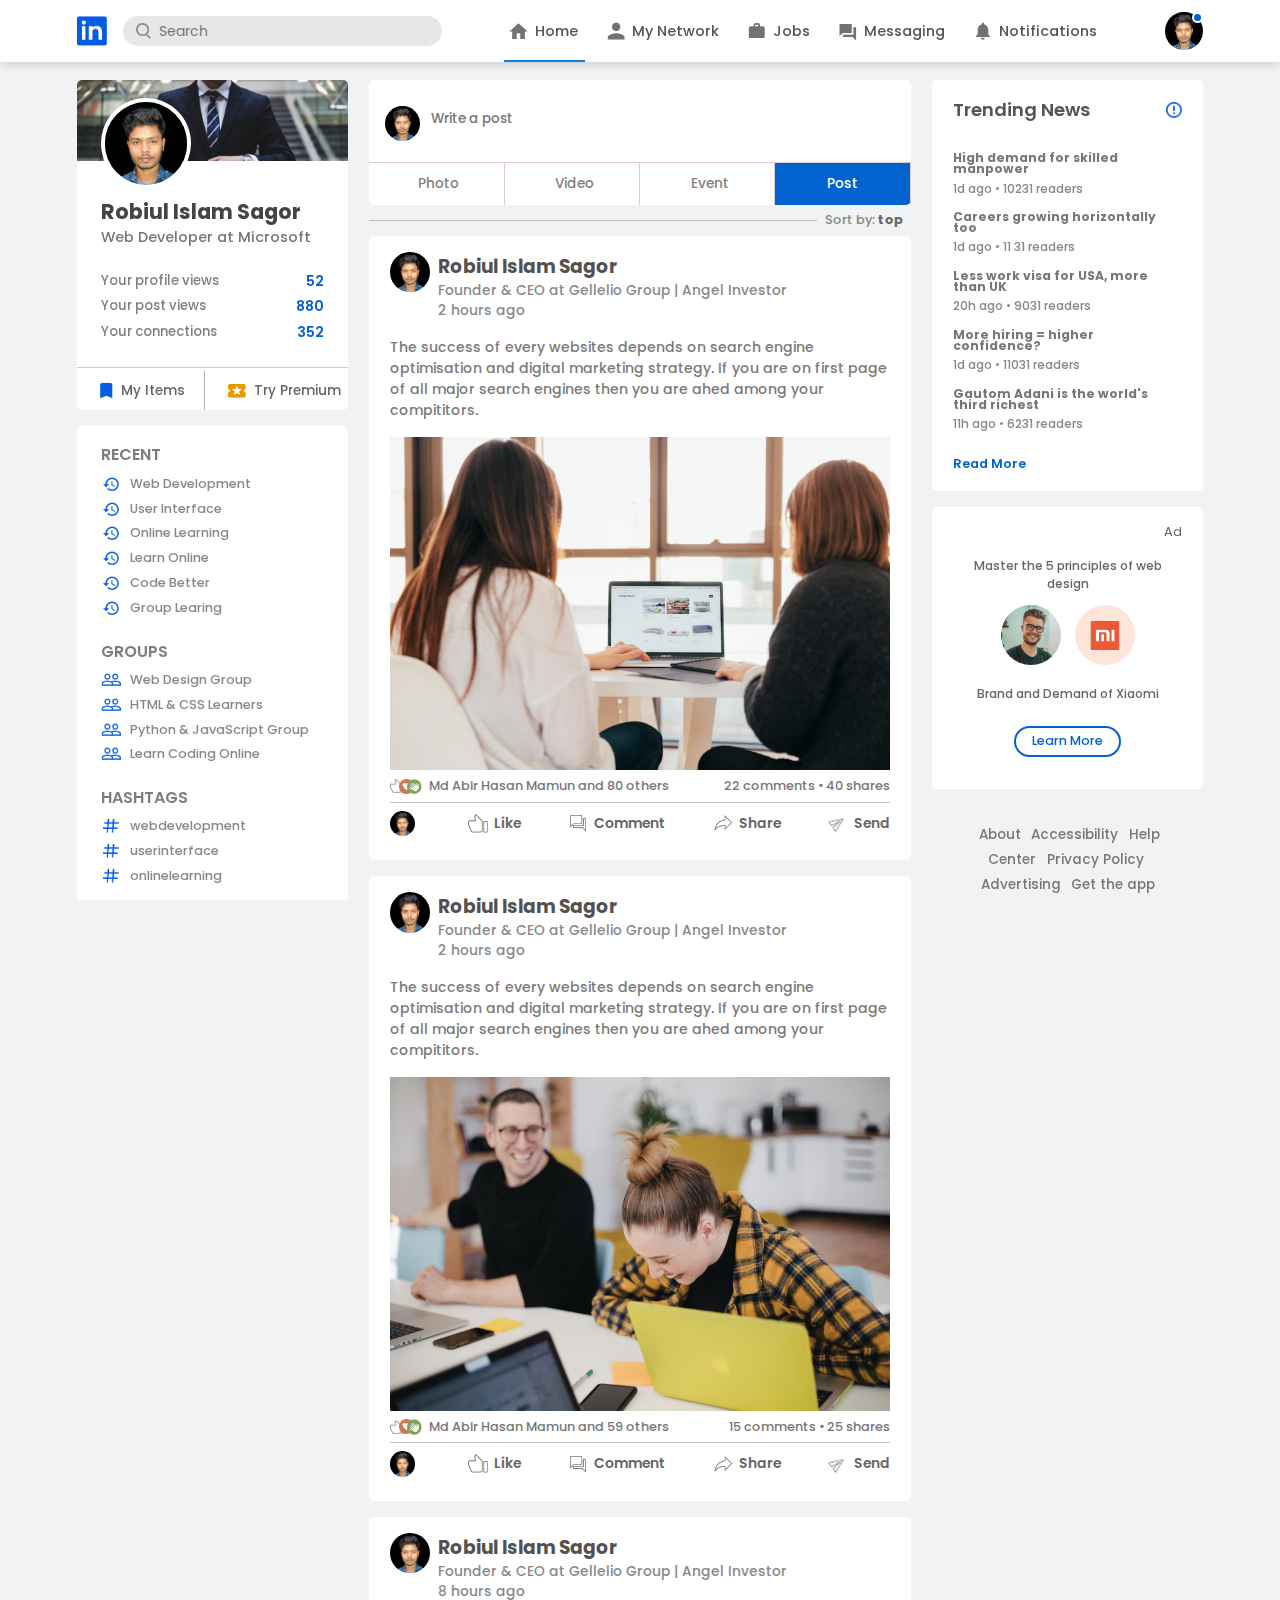
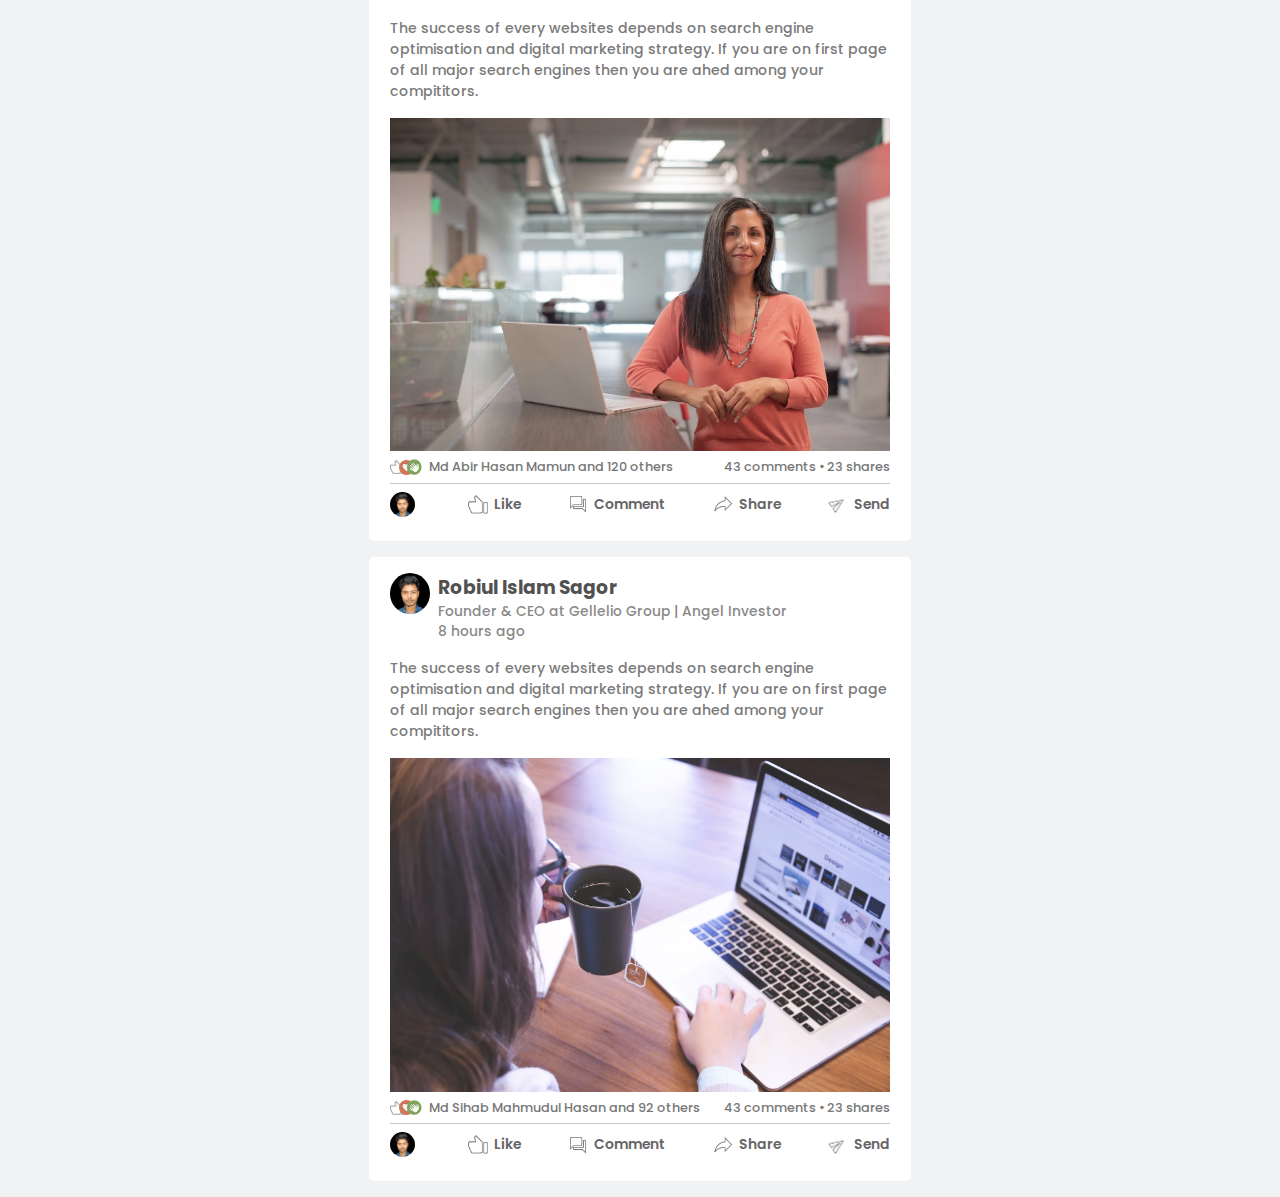
<file: index.html>
<!DOCTYPE html>
<html lang="en">

<head>
    <meta charset="UTF-8">
    <meta http-equiv="X-UA-Compatible" content="IE=edge">
    <meta name="viewport" content="width=device-width, initial-scale=1.0">
    <title>LinkedIn</title>
    <link rel="stylesheet" href="./style.css">
    <link rel="stylesheet" href="https://cdnjs.cloudflare.com/ajax/libs/font-awesome/6.4.0/css/all.min.css"
        integrity="sha512-iecdLmaskl7CVkqkXNQ/ZH/XLlvWZOJyj7Yy7tcenmpD1ypASozpmT/E0iPtmFIB46ZmdtAc9eNBvH0H/ZpiBw=="
        crossorigin="anonymous" referrerpolicy="no-referrer" />
</head>

<body>
    <nav>
        <div class="container">
            <div class="nav-inner">

                <div class="nav-left">
                    <a href="index.html">
                        <img src="./images/logo.png" class="logo" alt="">
                    </a>

                    <div class="search-container">
                        <img src="./images/search.png" alt="">
                        <input type="search" placeholder="Search">
                    </div>
                </div>
                <div class="nav-center">
                    <ul class="nav-link">
                        <li class="active-link">
                            <a href="#">
                                <img src="./images/home.png" alt="">
                                <span>Home</span>
                            </a>
                        </li>
                        <li>
                            <a href="#">
                                <img src="./images/network.png" alt="">
                                <span>My Network</span>
                            </a>
                        </li>
                        <li>
                            <a href="#">
                                <img src="./images/jobs.png" alt="">
                                <span>Jobs</span>
                            </a>
                        </li>
                        <li>
                            <a href="#">
                                <img src="./images/message.png" alt="">
                                <span>Messaging</span>
                            </a>
                        </li>
                        <li>
                            <a href="#">
                                <img src="./images/notification.png" alt="">
                                <span>Notifications</span>
                            </a>
                        </li>
                    </ul>
                </div>


                <div class="nav-right">
                    <div class="online">
                        <img src="./images/profile-pic.jpg" class="top-user-img dropdown-btn  show-dropdown" alt="">

                        <div class="user-dn ">
                            <div class="user-dn-container">


                                <div class="user-dn-top">
                                    <img src="./images/profile-pic.jpg" class="user-dn-user-img" alt="">
                                    <div>
                                        <h3>Robiul Islam S.</h3>
                                        <a href="profile.html" class="see-profile-link">See your profile</a>
                                    </div>

                                </div>

                                <ul class="user-top-options">
                                    <li>
                                        <div class="user-top-options-left">
                                            <img src="./images/feedback.png" class="user-option-img" alt="">
                                            <span>Give Feedback</span>
                                        </div>

                                        <i class="fa-solid fa-chevron-right"></i>
                                    </li>

                                    <li>
                                        <div class="user-top-options-left">
                                            <img src="./images/setting.png" class="user-option-img" alt="">
                                            <span>Settings &amp; Privacy</span>
                                        </div>

                                        <i class="fa-solid fa-chevron-right"></i>
                                    </li>

                                    <li>
                                        <div class="user-top-options-left">
                                            <img src="./images/help.png" class="user-option-img" alt="">
                                            <span>Help &amp; Support</span>
                                        </div>

                                        <i class="fa-solid fa-chevron-right"></i>
                                    </li>

                                    <li>
                                        <div class="user-top-options-left">
                                            <img src="./images/display.png" class="user-option-img" alt="">
                                            <span>Display &amp; Accessibility</span>
                                        </div>

                                        <i class="fa-solid fa-chevron-right"></i>
                                    </li>

                                    <li>
                                        <div class="user-top-options-left">
                                            <img src="./images/logout.png" class="user-option-img" alt="">
                                            <span>Logout</span>
                                        </div>

                                        <i class="fa-solid fa-chevron-right"></i>
                                    </li>

                                </ul>
                            </div>
                        </div>
                    </div>
                </div>
            </div>
        </div>
    </nav>

    <div class="main container">
        <div class="left">

            <div class="section">

                <div class="cover-img">
                    <img src="./images/cover-pic.png" alt="">
                </div>

                <div class="section-inner">
                    <img src="./images/profile-pic.jpg" class="profile-pic" alt="">

                    <div>
                        <h2 class="header-txt">Robiul Islam Sagor</h2>
                        <p class="sub-header-txt">Web Developer at Microsoft</p>
                    </div>

                    <div class="reviews flex">
                        <div class="flex j-between">
                            <p>Your profile views</p>
                            <span>52</span>
                        </div>
                        <div class="flex j-between">
                            <p>Your post views</p>
                            <span>880</span>
                        </div>
                        <div class="flex j-between">
                            <p>Your connections</p>
                            <span>352</span>
                        </div>
                    </div>

                </div>
                <hr>
                <div class="section-bottom flex">
                    <div class="section-bottom-inner flex">
                        <img src="./images/items.png" alt="">
                        <p>My Items</p>
                    </div>
                    <div class="section-bottom-inner flex">
                        <img src="./images/premium.png" alt="">
                        <p>Try Premium</p>
                    </div>
                </div>
            </div>
            <!-- first section of left side ends here -->

            <div class="section sidebar-activity" id="sidebar-activity">
                <div class="section-inner">
                    <div class="s-1">
                        <p class="txt2">RECENT</p>

                        <ul class="listing">
                            <li class="flex">
                                <img src="./images/recent.png" alt="">
                                <span>Web Development</span>
                            </li>
                            <li class="flex">
                                <img src="./images/recent.png" alt="">
                                <span>User Interface</span>
                            </li>
                            <li class="flex">
                                <img src="./images/recent.png" alt="">
                                <span>Online Learning</span>
                            </li>
                            <li class="flex">
                                <img src="./images/recent.png" alt="">
                                <span>Learn Online</span>
                            </li>
                            <li class="flex">
                                <img src="./images/recent.png" alt="">
                                <span>Code Better</span>
                            </li>
                            <li class="flex">
                                <img src="./images/recent.png" alt="">
                                <span>Group Learing</span>
                            </li>
                        </ul>
                    </div>

                    <div class="s-1">
                        <p class="txt2">GROUPS</p>

                        <ul class="listing">
                            <li class="flex">
                                <img src="./images/group.png" alt="">
                                <span>Web Design Group</span>
                            </li>
                            <li class="flex">
                                <img src="./images/group.png" alt="">
                                <span>HTML &amp; CSS Learners</span>
                            </li>
                            <li class="flex">
                                <img src="./images/group.png" alt="">
                                <span>Python &amp; JavaScript Group</span>
                            </li>
                            <li class="flex">
                                <img src="./images/group.png" alt="">
                                <span>Learn Coding Online</span>
                            </li>
                        </ul>
                    </div>

                    <div class="s-1">
                        <p class="txt2">HASHTAGS</p>

                        <ul class="listing">
                            <li class="flex">
                                <img src="./images/hashtag.png" alt="">
                                <span>webdevelopment</span>
                            </li>
                            <li class="flex">
                                <img src="./images/hashtag.png" alt="">
                                <span>userinterface</span>
                            </li>
                            <li class="flex">
                                <img src="./images/hashtag.png" alt="">
                                <span>onlinelearning</span>
                            </li>
                        </ul>
                    </div>

                </div>

                <div class="left-bottom">
                    <hr>
                    <a href="#">discover more</a>
                </div>

            </div>

            <p id="showMoreLink">Show more <b id="plusOrMinus">+</b></p>

        </div>
        <!-- left part ends here -->

        <div class="center">

            <div class="section">
                <div class="create-post-container ">
                    <div class="create-post-top">
                        <img src="./images/profile-pic.jpg" alt="">
                        <textarea placeholder="Write a post"></textarea>
                    </div>

                    <ul class="create-post-bottom flex">
                        <li>
                            <i class="fa-solid fa-camera"></i>
                            <span>Photo</span>
                        </li>
                        <li>
                            <i class="fa-solid fa-video"></i>
                            <span>Video</span>
                        </li>
                        <li>
                            <i class="fa-solid fa-calendar-check"></i>
                            <span>Event</span>
                        </li>
                        <li>
                            <span>Post</span>
                        </li>
                    </ul>
                </div>
            </div>
            <!-- section of create-post-container ends here. -->

            <div class="sort-container">
                <p>Sort by: <span>top <i class="fa-solid fa-chevron-down"></i></span></p>
            </div>
            <!-- sort container ends here -->


            <div class="post-container section inner">
                <div class="post-top">
                    <img src="./images/profile-pic.jpg" alt="">
                    <div class="user-info">
                        <h3 class="post-user-name">Robiul Islam Sagor</h3>
                        <p class="post-user-info">Founder &amp; CEO at Gellelio Group | Angel Investor</p>
                        <p class="post-user-info">2 hours ago</p>
                    </div>
                </div>

                <div class="post-body">
                    <p class="post-txt">
                        The success of every websites depends on search engine optimisation and digital marketing
                        strategy. If you are on first page of all major search engines then you are ahed among your
                        compititors.
                    </p>

                    <img src="./images/post-image-2.png" class="post-img" alt="">

                    <div class="reactions">
                        <div class="reactions-left">
                            <div class="reaction-imgs">
                                <img src="./images/like.png" alt="">
                                <img src="./images/love.png" alt="">
                                <img src="./images/clap.png" alt="">
                            </div>
                            <p>Md Abir Hasan Mamun and 80 others</p>
                        </div>
                        <div class="reactions-right ">
                            <p>22 comments • 40 shares</p>
                        </div>
                    </div>
                </div>

                <div class="post-footer">
                    <ul class="footer-reactions">
                        <li>
                            <img src="./images/profile-pic.jpg" class="footer-pro-pic" alt="">
                            <i class="fa-solid fa-chevron-down"></i>
                        </li>
                        <li>
                            <img src="./images/like.png" class="reaction-img" alt="">
                            <span>Like</span>
                        </li>
                        <li>
                            <img src="./images/comment.png" class="reaction-img" alt="">
                            <span>Comment</span>
                        </li>
                        <li>
                            <img src="./images/share.png" class="reaction-img" alt="">
                            <span>Share</span>
                        </li>
                        <li>
                            <img src="./images/send.png" class="reaction-img" alt="">
                            <span>Send</span>
                        </li>
                    </ul>
                </div>
            </div>

            <div class="post-container section inner">
                <div class="post-top">
                    <img src="./images/profile-pic.jpg" alt="">
                    <div class="user-info">
                        <h3 class="post-user-name">Robiul Islam Sagor</h3>
                        <p class="post-user-info">Founder &amp; CEO at Gellelio Group | Angel Investor</p>
                        <p class="post-user-info">2 hours ago</p>
                    </div>
                </div>

                <div class="post-body">
                    <p class="post-txt">
                        The success of every websites depends on search engine optimisation and digital marketing
                        strategy. If you are on first page of all major search engines then you are ahed among your
                        compititors.
                    </p>

                    <img src="./images/post-image-1.png" class="post-img" alt="">

                    <div class="reactions">
                        <div class="reactions-left">
                            <div class="reaction-imgs">
                                <img src="./images/like.png" alt="">
                                <img src="./images/love.png" alt="">
                                <img src="./images/clap.png" alt="">
                            </div>
                            <p>Md Abir Hasan Mamun and 59 others</p>
                        </div>
                        <div class="reactions-right ">
                            <p>15 comments • 25 shares</p>
                        </div>
                    </div>
                </div>

                <div class="post-footer">
                    <ul class="footer-reactions">
                        <li>
                            <img src="./images/profile-pic.jpg" class="footer-pro-pic" alt="">
                            <i class="fa-solid fa-chevron-down"></i>
                        </li>
                        <li>
                            <img src="./images/like.png" class="reaction-img" alt="">
                            <span>Like</span>
                        </li>
                        <li>
                            <img src="./images/comment.png" class="reaction-img" alt="">
                            <span>Comment</span>
                        </li>
                        <li>
                            <img src="./images/share.png" class="reaction-img" alt="">
                            <span>Share</span>
                        </li>
                        <li>
                            <img src="./images/send.png" class="reaction-img" alt="">
                            <span>Send</span>
                        </li>
                    </ul>
                </div>
            </div>

            <div class="post-container section inner">
                <div class="post-top">
                    <img src="./images/profile-pic.jpg" alt="">
                    <div class="user-info">
                        <h3 class="post-user-name">Robiul Islam Sagor</h3>
                        <p class="post-user-info">Founder &amp; CEO at Gellelio Group | Angel Investor</p>
                        <p class="post-user-info">8 hours ago</p>
                    </div>
                </div>

                <div class="post-body">
                    <p class="post-txt">
                        The success of every websites depends on search engine optimisation and digital marketing
                        strategy. If you are on first page of all major search engines then you are ahed among your
                        compititors.
                    </p>

                    <img src="./images/post-image-3.png" class="post-img" alt="">

                    <div class="reactions">
                        <div class="reactions-left">
                            <div class="reaction-imgs">
                                <img src="./images/like.png" alt="">
                                <img src="./images/love.png" alt="">
                                <img src="./images/clap.png" alt="">
                            </div>
                            <p>Md Abir Hasan Mamun and 120 others</p>
                        </div>
                        <div class="reactions-right ">
                            <p>43 comments • 23 shares</p>
                        </div>
                    </div>
                </div>

                <div class="post-footer">
                    <ul class="footer-reactions">
                        <li>
                            <img src="./images/profile-pic.jpg" class="footer-pro-pic" alt="">
                            <i class="fa-solid fa-chevron-down"></i>
                        </li>
                        <li>
                            <img src="./images/like.png" class="reaction-img" alt="">
                            <span>Like</span>
                        </li>
                        <li>
                            <img src="./images/comment.png" class="reaction-img" alt="">
                            <span>Comment</span>
                        </li>
                        <li>
                            <img src="./images/share.png" class="reaction-img" alt="">
                            <span>Share</span>
                        </li>
                        <li>
                            <img src="./images/send.png" class="reaction-img" alt="">
                            <span>Send</span>
                        </li>
                    </ul>
                </div>
            </div>

            <div class="post-container section inner">
                <div class="post-top">
                    <img src="./images/profile-pic.jpg" alt="">
                    <div class="user-info">
                        <h3 class="post-user-name">Robiul Islam Sagor</h3>
                        <p class="post-user-info">Founder &amp; CEO at Gellelio Group | Angel Investor</p>
                        <p class="post-user-info">8 hours ago</p>
                    </div>
                </div>

                <div class="post-body">
                    <p class="post-txt">
                        The success of every websites depends on search engine optimisation and digital marketing
                        strategy. If you are on first page of all major search engines then you are ahed among your
                        compititors.
                    </p>

                    <img src="./images/post-image-4.png" class="post-img" alt="">

                    <div class="reactions">
                        <div class="reactions-left">
                            <div class="reaction-imgs">
                                <img src="./images/like.png" alt="">
                                <img src="./images/love.png" alt="">
                                <img src="./images/clap.png" alt="">
                            </div>
                            <p>Md Sihab Mahmudul Hasan and 92 others</p>
                        </div>
                        <div class="reactions-right ">
                            <p>43 comments • 23 shares</p>
                        </div>
                    </div>
                </div>

                <div class="post-footer">
                    <ul class="footer-reactions">
                        <li>
                            <img src="./images/profile-pic.jpg" class="footer-pro-pic" alt="">
                            <i class="fa-solid fa-chevron-down"></i>
                        </li>
                        <li>
                            <img src="./images/like.png" class="reaction-img" alt="">
                            <span>Like</span>
                        </li>
                        <li>
                            <img src="./images/comment.png" class="reaction-img" alt="">
                            <span>Comment</span>
                        </li>
                        <li>
                            <img src="./images/share.png" class="reaction-img" alt="">
                            <span>Share</span>
                        </li>
                        <li>
                            <img src="./images/send.png" class="reaction-img" alt="">
                            <span>Send</span>
                        </li>
                    </ul>
                </div>
            </div>
        </div>

        <!-- center ends -->

        <div class="right">

            <div class="section">
                <div class="inner">
                    <div class="flex j-between ai-center">
                        <p class="header-txt-2">Trending News</p>
                        <img src="./images/more.png" class="section-header-img" alt="">
                    </div>

                    <div class="news-container">
                        <div class="news">
                            <p>High demand for skilled manpower</p>
                            <span>1d ago • 10231 readers </span>
                        </div>
                        <div class="news">
                            <p>Careers growing horizontally too</p>
                            <span>1d ago • 11 31 readers </span>
                        </div>
                        <div class="news">
                            <p>Less work visa for USA, more than UK</p>
                            <span>20h ago • 9031 readers </span>
                        </div>
                        <div class="news">
                            <p>More hiring = higher confidence?</p>
                            <span>1d ago • 11031 readers </span>
                        </div>
                        <div class="news">
                            <p>Gautom Adani is the world's third richest</p>
                            <span>11h ago • 6231 readers </span>
                        </div>
                    </div>

                    <div class="more-btn">
                        <a href="#">Read More</a>
                    </div>
                </div>
            </div>
            <!-- section 1 ends -->

            <div class="section">
                <div class="inner">

                    <div class="ad-top-right">
                        <span>Ad <i class="fa-solid fa-ellipsis" style="color: #666"></i></span>
                    </div>

                    <div class="adv-main flex">
                        <p>Master the 5 principles of web design</p>
                        <div class="imgs">
                            <img src="./images/user-1.png" alt="">
                            <img src="./images/mi-logo.png" alt="">
                        </div>
                        <p>Brand and Demand of Xiaomi</p>
                        <button type="button" class="adv-btn">Learn More</button>
                    </div>
                </div>
            </div>

            <div class="footer-links">
                <a href="#">About</a>
                <a href="#">Accessibility</a>
                <a href="#">Help Center</a>
                <a href="#">Privacy Policy</a>
                <a href="#">Advertising</a>
                <a href="#">Get the app</a>
            </div>
        </div>
    </div>

    <script src="./script.js"></script>
</body>

</html>
</file>
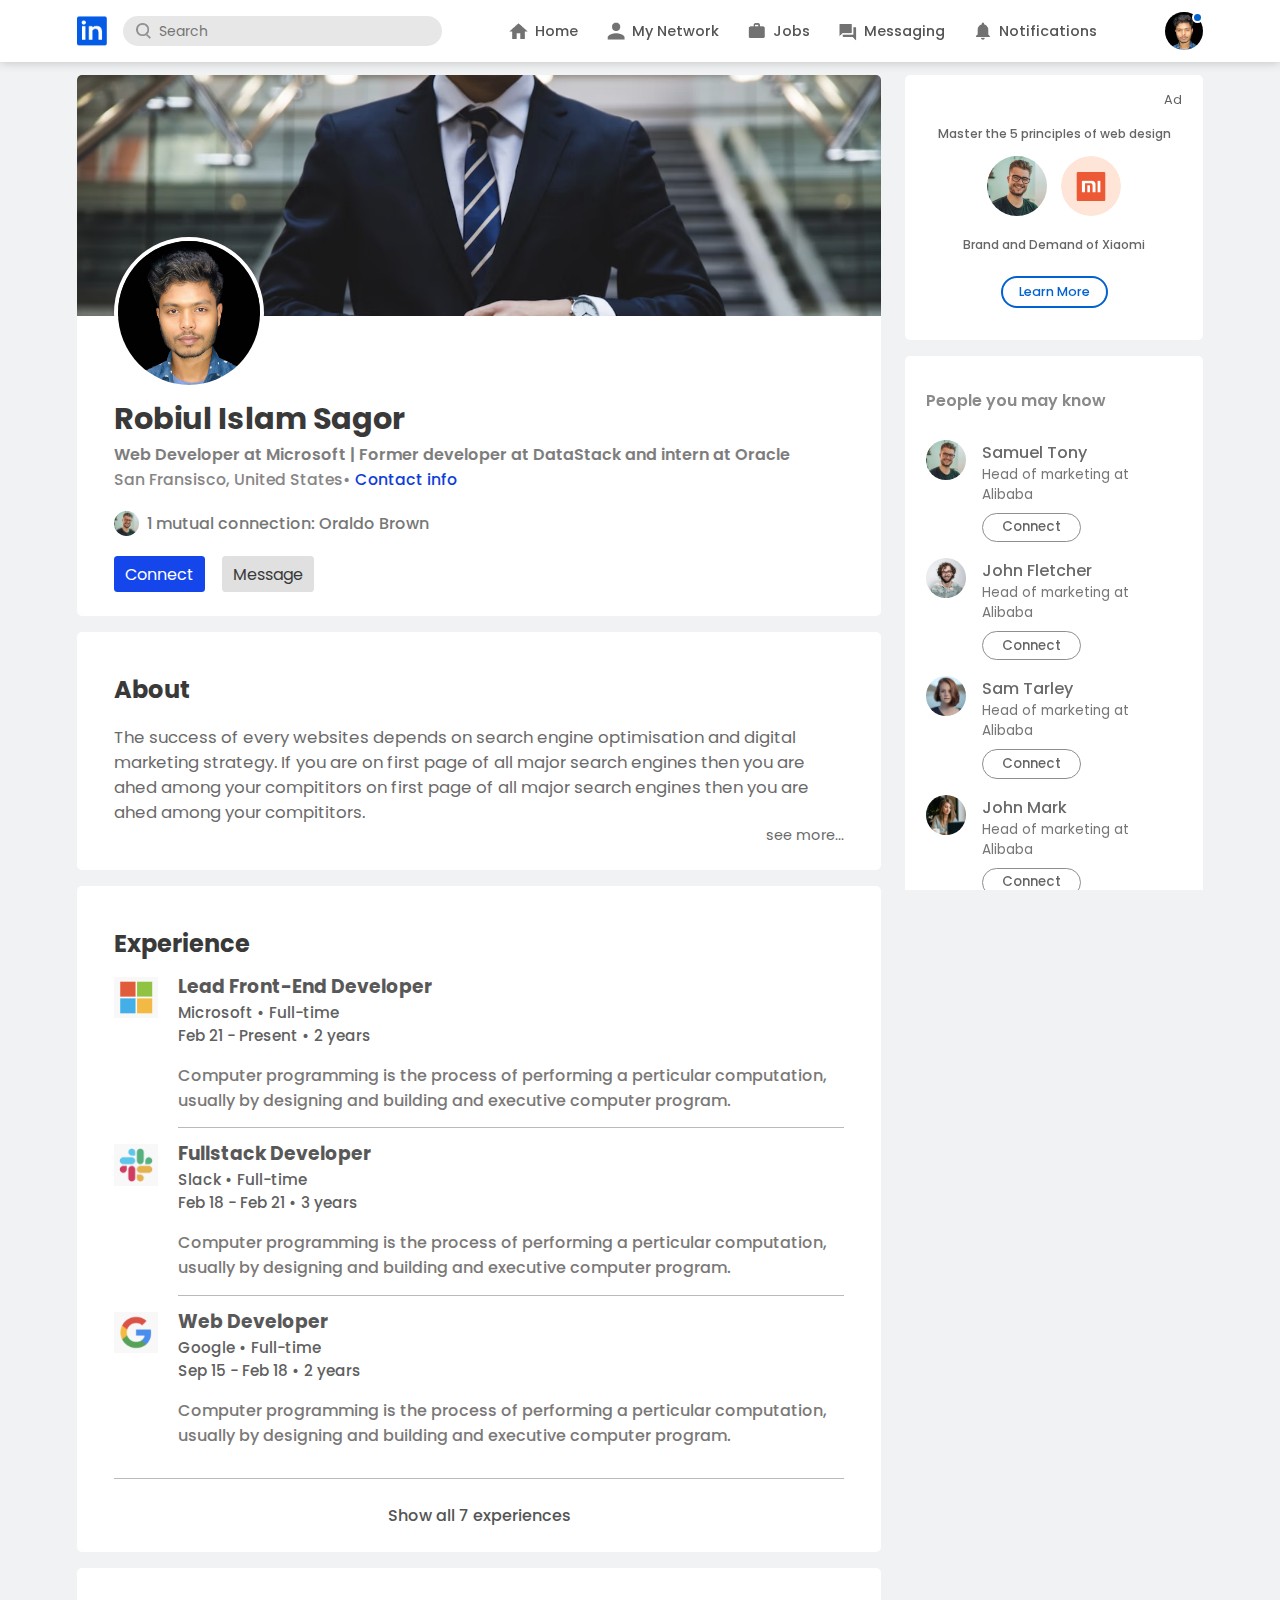
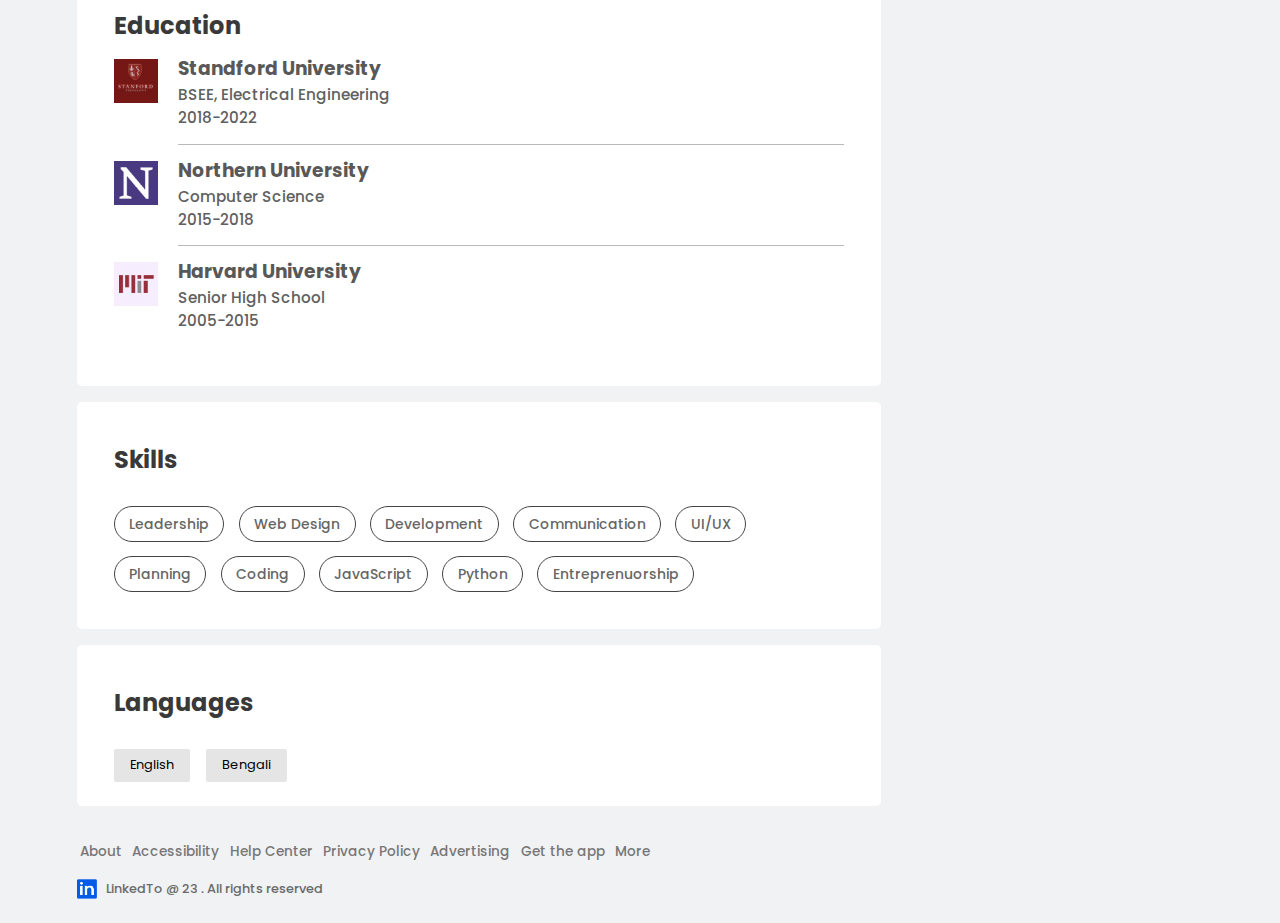
<file: profile.html>
<!DOCTYPE html>
<html lang="en">

<head>
    <meta charset="UTF-8">
    <meta http-equiv="X-UA-Compatible" content="IE=edge">
    <meta name="viewport" content="width=device-width, initial-scale=1.0">
    <title>Profile- LinkedIn</title>
    <link rel="stylesheet" href="./style.css">
    <link rel="stylesheet" href="https://cdnjs.cloudflare.com/ajax/libs/font-awesome/6.4.0/css/all.min.css"
        integrity="sha512-iecdLmaskl7CVkqkXNQ/ZH/XLlvWZOJyj7Yy7tcenmpD1ypASozpmT/E0iPtmFIB46ZmdtAc9eNBvH0H/ZpiBw=="
        crossorigin="anonymous" referrerpolicy="no-referrer" />
</head>

<body>
    <nav>
        <div class="container">
            <div class="nav-inner">

                <div class="nav-left">
                    <a href="index.html">
                        <img src="./images/logo.png" class="logo" alt="">
                    </a>

                    <div class="search-container">
                        <img src="./images/search.png" alt="">
                        <input type="search" placeholder="Search">
                    </div>
                </div>
                <div class="nav-center">
                    <ul class="nav-link">
                        <li>
                            <a href="#" class="active-link">
                                <img src="./images/home.png" alt="">
                                <span>Home</span>
                            </a>
                        </li>
                        <li>
                            <a href="#">
                                <img src="./images/network.png" alt="">
                                <span>My Network</span>
                            </a>
                        </li>
                        <li>
                            <a href="#">
                                <img src="./images/jobs.png" alt="">
                                <span>Jobs</span>
                            </a>
                        </li>
                        <li>
                            <a href="#">
                                <img src="./images/message.png" alt="">
                                <span>Messaging</span>
                            </a>
                        </li>
                        <li>
                            <a href="#">
                                <img src="./images/notification.png" alt="">
                                <span>Notifications</span>
                            </a>
                        </li>
                    </ul>
                </div>


                <div class="nav-right">
                    <div class="online">
                        <img src="./images/profile-pic.jpg" class="top-user-img dropdown-btn  show-dropdown" alt="">

                        <div class="user-dn ">
                            <div class="user-dn-container">


                                <div class="user-dn-top">
                                    <img src="./images/profile-pic.jpg" class="user-dn-user-img" alt="">
                                    <div>
                                        <h3>Robiul Islam S.</h3>
                                        <a href="profile.html" class="see-profile-link">See your profile</a>
                                    </div>

                                </div>

                                <ul class="user-top-options">
                                    <li>
                                        <div class="user-top-options-left">
                                            <img src="./images/feedback.png" class="user-option-img" alt="">
                                            <span>Give Feedback</span>
                                        </div>

                                        <i class="fa-solid fa-chevron-right"></i>
                                    </li>

                                    <li>
                                        <div class="user-top-options-left">
                                            <img src="./images/setting.png" class="user-option-img" alt="">
                                            <span>Settings &amp; Privacy</span>
                                        </div>

                                        <i class="fa-solid fa-chevron-right"></i>
                                    </li>

                                    <li>
                                        <div class="user-top-options-left">
                                            <img src="./images/help.png" class="user-option-img" alt="">
                                            <span>Help &amp; Support</span>
                                        </div>

                                        <i class="fa-solid fa-chevron-right"></i>
                                    </li>

                                    <li>
                                        <div class="user-top-options-left">
                                            <img src="./images/display.png" class="user-option-img" alt="">
                                            <span>Display &amp; Accessibility</span>
                                        </div>

                                        <i class="fa-solid fa-chevron-right"></i>
                                    </li>

                                    <li>
                                        <div class="user-top-options-left">
                                            <img src="./images/logout.png" class="user-option-img" alt="">
                                            <span>Logout</span>
                                        </div>

                                        <i class="fa-solid fa-chevron-right"></i>
                                    </li>

                                </ul>
                            </div>
                        </div>
                    </div>
                </div>
            </div>
        </div>
    </nav>
    <div class="container main-body">

        <div class="profile-main ">

            <div class="profile-left">


                <div class="section">

                    <div class="cover-img">
                        <img src="./images/cover-pic.png" alt="">
                    </div>

                    <div class=" profile-inner-section ">
                        <img src="./images/profile-pic.jpg" class="profile-pic profile-top" alt="">

                        <div>
                            <h2 class="txt1">Robiul Islam Sagor</h2>
                            <p class="txt2">Web Developer at Microsoft | Former developer at DataStack and intern
                                at Oracle </p>
                            <p class="txt3">
                                San Fransisco, United States• <a href="#" class="link-green">Contact info</a>
                            </p>
                        </div>

                        <div class="connection-info">
                            <img src="./images/user-1.png" alt="">
                            <p>1 mutual connection: Oraldo Brown</p>
                        </div>

                        <div class="profile-btns">
                            <button class="conn-btn btn-1">
                                <i class="fa-solid fa-user-plus"></i>
                                <span>Connect</span>
                            </button>
                            <button class="msg-btn btn-1">
                                <i class="fa-regular fa-envelope"></i>
                                <span>Message</span>
                            </button>
                        </div>

                    </div>
                </div>
                <!-- first section ends here -->

                <div class="section about">
                    <div class=" profile-inner-section">
                        <h3 class="profile-section-header-txt">About</h3>
                        <p class="about-txt">
                            The success of every websites depends on search engine optimisation and digital marketing
                            strategy. If you are on first
                            page of all major search engines then you are ahed among your compititors on first
                            page of all major search engines then you are ahed among your compititors.
                            <span class="see-more">see more...</span>
                        </p>
                    </div>
                </div>
                <!-- about section ends -->

                <div class="section">
                    <div class="profile-inner-section">
                        <h3 class="profile-section-header-txt">Experience</h3>

                        <ul class="section-listing">
                            <li>
                                <img src="./images/microsoft.png" class="experience-img" alt="">
                                <div class="experience-info">
                                    <h4 class="txt4">Lead Front-End Developer</h4>
                                    <p class="txt5">Microsoft • Full-time</p>
                                    <p class="txt5">Feb 21 - Present • 2 years</p>

                                    <p class=" experience-txt">
                                        Computer programming is the process of performing a perticular computation,
                                        usually
                                        by designing and building and executive computer program.
                                    </p>
                                </div>
                            </li>


                            <li>
                                <img src="./images/slack.png" class="experience-img" alt="">
                                <div class="experience-info">
                                    <h4 class="txt4">
                                        Fullstack Developer
                                    </h4>
                                    <p class="txt5">Slack • Full-time</p>
                                    <p class="txt5">Feb 18 - Feb 21 • 3 years</p>

                                    <p class=" experience-txt">
                                        Computer programming is the process of performing a perticular computation,
                                        usually
                                        by designing and building and executive computer program.
                                    </p>
                                </div>
                            </li>


                            <li>
                                <img src="./images/google.png" class="experience-img" alt="">
                                <div class="experience-info">
                                    <h4 class="txt4">
                                        Web Developer
                                    </h4>
                                    <p class="txt5">Google • Full-time</p>
                                    <p class="txt5">Sep 15 - Feb 18 • 2 years</p>

                                    <p class=" experience-txt">
                                        Computer programming is the process of performing a perticular computation,
                                        usually
                                        by designing and building and executive computer program.
                                    </p>
                                </div>
                            </li>
                        </ul>

                        <div class="show-all-btn">
                            <a href="#">Show all 7 experiences <i class="fas fa-arrow-right"></i> </a>
                        </div>
                    </div>
                </div>

                <!-- Education section -->
                <div class="section">
                    <div class="profile-inner-section">
                        <h3 class="profile-section-header-txt">
                            Education
                        </h3>

                        <ul class="section-listing">
                            <li>
                                <img src="./images/stanford.png" class="experience-img" alt="">
                                <div class="experience-info">
                                    <h4 class="txt4">
                                        Standford University
                                    </h4>
                                    <p class="txt5">
                                        BSEE, Electrical Engineering
                                    </p>
                                    <p class="txt5">2018-2022</p>
                                </div>
                            </li>


                            <li>
                                <img src="./images/north.png" class="experience-img" alt="">
                                <div class="experience-info">
                                    <h4 class="txt4">
                                        Northern University
                                    </h4>
                                    <p class="txt5">
                                        Computer Science
                                    </p>
                                    <p class="txt5">2015-2018</p>
                                </div>
                            </li>


                            <li>
                                <img src="./images/mit.png" class="experience-img" alt="">
                                <div class="experience-info">
                                    <h4 class="txt4">
                                        Harvard University
                                    </h4>
                                    <p class="txt5">
                                        Senior High School
                                    </p>
                                    <p class="txt5">2005-2015</p>
                                </div>
                            </li>
                        </ul>
                    </div>
                </div>
                <!-- Education section ends -->

                <!-- Skills section -->
                <div class="section">
                    <div class="profile-inner-section">
                        <h3 class="profile-section-header-txt">
                            Skills
                        </h3>

                        <ul class="skills">
                            <li>Leadership</li>
                            <li>Web Design</li>
                            <li>Development</li>
                            <li>Communication</li>
                            <li>UI/UX</li>
                            <li>Planning</li>
                            <li>Coding </li>
                            <li>JavaScript</li>
                            <li>Python</li>
                            <li>Entreprenuorship</li>
                        </ul>
                    </div>
                </div>
                <!-- Skills section ends -->


                <!-- language -->
                <div class="section">
                    <div class="profile-inner-section">
                        <h3 class="profile-section-header-txt">
                            Languages
                        </h3>

                        <ul class="languages">
                            <li>English</li>
                            <li>Bengali</li>
                        </ul>
                    </div>
                </div>



            </div>


            <div class="profile-right">

                <div class="section">
                    <div class="inner">

                        <div class="ad-top-right">
                            <span>Ad <i class="fa-solid fa-ellipsis" style="color: #666"></i></span>
                        </div>

                        <div class="adv-main flex">
                            <p>Master the 5 principles of web design</p>
                            <div class="imgs">
                                <img src="./images/user-1.png" alt="">
                                <img src="./images/mi-logo.png" alt="">
                            </div>
                            <p>Brand and Demand of Xiaomi</p>
                            <button type="button" class="adv-btn">Learn More</button>
                        </div>
                    </div>
                </div>
                <!-- ad section ends -->

                <div class="section">
                    <div class="inner people-know">
                        <h4 class="people-header-txt">People you may know</h4>

                        <ul class="people-user">
                            <li>
                                <img src="./images/user-1.png" alt="">
                                <div>
                                    <h4 class="txt6">Samuel Tony</h4>
                                    <p class="txt7">Head of marketing at Alibaba</p>
                                    <button class="people-connect-btn">Connect</button>
                                </div>
                            </li>

                            <li>
                                <img src="./images/user-2.png" alt="">
                                <div>
                                    <h4 class="txt6">John Fletcher</h4>
                                    <p class="txt7">Head of marketing at Alibaba</p>
                                    <button class="people-connect-btn">Connect</button>
                                </div>
                            </li>

                            <li>
                                <img src="./images/user-3.png" alt="">
                                <div>
                                    <h4 class="txt6">Sam Tarley</h4>
                                    <p class="txt7">Head of marketing at Alibaba</p>
                                    <button class="people-connect-btn">Connect</button>
                                </div>
                            </li>

                            <li>
                                <img src="./images/user-4.png" alt="">
                                <div>
                                    <h4 class="txt6">John Mark</h4>
                                    <p class="txt7">Head of marketing at Alibaba</p>
                                    <button class="people-connect-btn">Connect</button>
                                </div>
                            </li>

                            <li>
                                <img src="./images/user-5.png" alt="">
                                <div>
                                    <h4 class="txt6">Joerge Taylor</h4>
                                    <p class="txt7">Head of marketing at Alibaba</p>
                                    <button class="people-connect-btn">Connect</button>
                                </div>
                            </li>

                        </ul>
                    </div>
                </div>


            </div>


        </div>
        <div class="footer-links footer-left">
            <a href="#">About</a>
            <a href="#">Accessibility</a>
            <a href="#">Help Center</a>
            <a href="#">Privacy Policy</a>
            <a href="#">Advertising</a>
            <a href="#">Get the app</a>
            <a href="#">More</a>
        </div>
        <div class="footer-texts">
            <img src="./images/logo.png" class="footer-logo" alt="">
            <p>LinkedTo @ 23 . All rights reserved</p>
        </div>
    </div>

    <script src="./script.js"></script>
</body>

</html>
</file>
<file: style.css>
@import url('https://fonts.googleapis.com/css2?family=Poppins:wght@300;400;500;600;700&display=swap');

* {
    padding: 0;
    margin: 0;
    box-sizing: border-box;
}

:root {
    --txt1-color: #555;
}

ul {
    list-style: none;
}

.header-txt {
    color: #444;
    font-size: 1.3rem;
}

.header-txt-2 {
    color: #555;
    font-size: 1.14rem;
    font-weight: 600;
}


.sub-header-txt {
    color: #777;
    font-size: .9rem;
    font-weight: 500;
}

.txt2 {
    color: #777;
    font-size: .94rem;
    font-weight: 600;
}

.flex {
    display: flex;
}

.j-between {
    justify-content: space-between;
}

.ai-center {
    align-items: center;
}

.container {
    width: 88%;
    margin: auto;
}


body {
    background: #f0f2f3;
    font-family: Poppins;
}

nav {
    background: #fff;
    /* padding: .5rem 0; */
    box-shadow: 0 0 10px #bebebe;
    position: fixed;
    width: 100%;
    left: 0;
    top: 0;
    z-index: 1000;
}

.nav-inner {
    display: flex;
    justify-content: space-between;
    align-items: center;
}

.nav-left {
    display: flex;
    gap: 1rem;
}

.nav-left a {
    display: flex;
    align-items: center;
    cursor: pointer;
}

.logo {
    width: 30px;
}

.search-container {
    background: #e8e7e7;
    display: flex;
    align-items: center;
    padding: .3rem .8rem;
    gap: .5rem;
    border-radius: 20px;
}

.search-container img {
    width: 15px;
}

.search-container input {
    font-size: .87rem;
    font-family: inherit;
    border: none;
    outline: none;
    background: transparent;
    color: var(--txt1-color);
}

.nav-link {
    display: flex;
    align-items: center;
    gap: 1rem;
}

.nav-link li {
    list-style: none;
}

.nav-link li:first-child {
    margin-left: 0;
}

.nav-link li a {
    display: flex;
    align-items: center;
    gap: .1rem;
    color: var(--txt1-color);
    text-decoration: none;
    font-size: .9rem;
    font-weight: 500;
}

.nav-link li a img {
    width: 30px;
}

.nav-link li {
    padding: 1rem 0;
    padding-right: .4rem;
    position: relative;
}

/* .nav-link li a {} */

.nav-link li:after {
    content: "";
    position: absolute;
    bottom: 0;
    left: 0;
    width: 0;
    height: 2px;
    background: #0883e8;
    transition: width .3s;
}

.nav-link li:hover::after,
.nav-link li.active-link::after {
    width: 100%;
}


.top-user-img {
    width: 38px;
    border-radius: 50%;
}

.online {
    position: relative;
    cursor: pointer;
    display: flex;
    align-items: center;
    justify-content: center;
}

.online::after {
    content: '';
    position: absolute;
    top: 0;
    right: 0;
    width: 7px;
    height: 7px;
    background: #0262d0;
    border: 2px solid #fff;
    border-radius: 50%;
}

.user-dn {
    position: absolute;
    top: 50px;
    width: 330px;
    height: 0px;

    right: 0px;
    background: #000000e4;
    border-radius: 6px;
    /* padding: 1rem; */
    color: #fff;
    overflow: hidden;
    transition: .2s;
}

.user-dn.show {
    height: 390px;
}

.user-dn-container {
    padding: 1rem;
}

.user-dn-top {
    display: flex;
    gap: .5rem;
    border-bottom: 2px solid #8a8989;
    padding-bottom: .5rem;
}

.user-dn-user-img {
    width: 50px;
    border-radius: 50%;
}

.see-profile-link {
    font-size: .8rem;
    color: #ccc;
    text-decoration: none;
}

.see-profile-link:hover {
    text-decoration: underline;
}

.user-top-options {
    display: flex;
    flex-direction: column;
    /* gap: .2rem; */
    padding-top: 1rem;
}

.user-top-options i {
    font-size: .8rem;
    color: #999;
    /* font-weight: 500; */
}

.user-top-options li {
    display: flex;
    justify-content: space-between;
    align-items: center;
    cursor: pointer;
    transition: .3s;
    padding: .8rem;
    border-radius: 6px;

}

.user-top-options li:hover {
    background: #fefcfc23;
}

.user-top-options-left {
    display: flex;
    align-items: center;
    gap: .8rem;
}

.user-option-img {
    width: 30px;
}


/* nav ends here */

.main {
    margin-top: 80px;
    display: flex;
    gap: 1.34rem;
    z-index: -1;
}

.left,
.right {
    flex: 1.5;
    position: sticky;
    top: 80px;
    align-self: flex-start;
    height: calc(100vh - 80px);
    overflow-y: scroll;
    z-index: 5;
}

.left::-webkit-scrollbar,
.right::-webkit-scrollbar {
    display: none;
}

.center {
    flex: 3;
}


.create-post-container {
    padding: .6rem 0 0;
    overflow: hidden;
}

.create-post-top {
    display: flex;
    align-items: start;
    padding: 1rem;
    gap: .5rem;
}

.create-post-top img {
    width: 35px;
    border-radius: 50%;
}

.create-post-top textarea {
    width: 100%;
    height: 40px;
    padding: .2rem;
    font-family: Poppins;
    font-weight: 500;
    border: none;
    outline: none;
    color: #666666;
    resize: none;
}

.create-post-bottom {
    border-top: 1px solid #e1cccc;
    justify-content: space-between;
    border-radius: 0 0 5px 5px;
    overflow: hidden;
}

.create-post-bottom li {
    display: flex;
    align-items: center;
    gap: .3rem;
    border-right: 1px solid #e1cccc;
    text-align: center;
    justify-content: center;
    flex: 1;
    padding: .7rem 0;
    cursor: pointer;
    transition: .3s;
}

.create-post-bottom li:hover {
    background: #0262d0;
}

.create-post-bottom li:hover span,
.create-post-bottom li:hover i {
    color: #fff;
}

.create-post-bottom li:last-child {
    background: #0262d0;
    cursor: auto;
}

.create-post-bottom li:last-child span {
    color: #fff;
}

.create-post-bottom li img {
    width: 15px;
}

.create-post-bottom li span {
    font-size: .85rem;
    color: #817f7f;
    font-weight: 500;
}

.sort-container {
    text-align: right;
    position: relative;
    z-index: 10;
    margin-top: -1rem;
}

.sort-container p {
    font-size: .8rem;
    font-weight: 500;
    color: #888;
    background: #f0f2f3;
    display: inline-block;
    padding: .4rem .5rem;
}

.sort-container span {
    color: #666;
    font-weight: 700;
}

.sort-container::before {
    content: "";
    position: absolute;
    left: 0;
    top: 50%;
    width: 100%;
    height: 1px;
    background: #bfbfbf;
    z-index: -1;
}


/* POST styles */
.post-top {
    display: flex;
    gap: .5rem;
    align-items: start;
}

.post-top img {
    width: 40px;
    border-radius: 50%;
}

.post-user-name {
    color: #525151;
}

.post-user-info {
    font-size: .86rem;
    color: #888;
    font-weight: 500;
}

.post-body {
    margin-top: 1rem;
    margin-bottom: .4rem;
}

.post-txt {
    font-size: .88rem;
    color: #7a7a7a;
    font-weight: 500;
    margin-bottom: 1rem;
}

.post-img {
    width: 100%;
    object-fit: cover;
}

.reactions {
    display: flex;
    justify-content: space-between;
    align-items: center;
    font-size: .8rem;
    font-weight: 500;
    color: #777;
    flex-wrap: wrap;
}

.reactions-left {
    display: flex;
    align-items: center;
    gap: .4rem;
}

.reaction-imgs {
    display: flex;
    align-items: center;
}

.reaction-imgs img {
    width: 15px;
    margin-left: -.4rem;
}

.reaction-imgs img:first-child {
    margin-left: 0rem;
}

/* post footer */
.post-footer {

    border-top: 1px solid #cdc0c0;
}

.footer-reactions {
    display: flex;
    justify-content: space-between;
    padding: .5rem 0;
    flex: 1;
}

.footer-reactions li {
    display: flex;
    align-items: center;
    cursor: pointer;
    gap: .4rem;
}

.footer-reactions li span {
    font-size: .87rem;
    color: #666;
    font-weight: 600;
}

.reaction-img {
    width: 20px;
}

.footer-pro-pic {
    width: 25px;
    border-radius: 50%;
}




/* POST styles ends */



/* ============ */

.section {
    background: #fff;
    border-radius: 5px;
    margin-bottom: 1rem;
}

.section-inner {
    padding: 0rem 1.5rem;
}

.cover-img img {
    width: 100%;
    border-radius: 5px 5px 0 0;

}

.profile-pic {
    width: 90px;
    border-radius: 50%;
    margin-top: -70px;
    border: 4px solid #fff;
}


.reviews {
    margin: 1.4rem 0;
    margin-bottom: .3rem;
    flex-direction: column;
    gap: .3rem;
    padding-bottom: 1.2rem;
}

.reviews p {
    font-size: .83rem;
    color: #808080;
    font-weight: 500;
}

.reviews span {
    color: #0262d0;
    font-weight: 600;
    font-size: .87rem;
}

.section-bottom {

    gap: 1rem;
    margin-top: .2rem;
}

.section-bottom-inner {
    flex: 1;
    justify-content: center;
    gap: .5rem;
    align-items: center;
    font-size: .84rem;
    color: #666;
    padding: .5rem 0;
    font-weight: 500;
}

.section-bottom-inner img {
    width: 18px;
}

.section-bottom-inner:first-child {
    border-right: 1px solid #b2b2b2;
}

.listing img {
    width: 20px;
}

.listing {
    margin-top: .4rem;
}

.listing li {
    gap: .6rem;
    align-items: center;
    font-size: .8rem;
    color: #888;
    font-weight: 500;
    margin-bottom: .3rem;
}

.left-bottom {
    text-align: center;
    margin-top: 1.4rem;
}

.left-bottom a {
    color: #0838d4;
    font-size: .8rem;
    text-transform: uppercase;
    text-decoration: none;
    font-weight: 600;
    display: inline-block;
    padding: .8rem;
}

hr {
    height: 1px;
    background: rgb(207, 200, 200);
    border: 0;
}

.s-1 {
    padding: 1rem 0 0;
}

.inner {
    padding: 1rem 1.3rem;
}

.section-header-img {
    width: 16px !important;
}

.news-container {
    padding: 1.9rem 0 .9rem;
}

.news p {
    color: #777;
    font-size: .76rem;
    font-weight: 700;
    line-height: .66rem;

}

.news span {
    font-size: .76rem;
    color: #888;
    font-weight: 500;
}

.news {
    margin-bottom: .8rem;
}

.news:last-child {
    margin-bottom: 0rem;
}

.more-btn a {
    color: #0262d0;
    font-size: .79rem;
    font-weight: 600;
    text-decoration: none;
}

.more-btn a:hover {
    text-decoration: underline;
}

.ad-top-right {
    text-align: right;
    color: #606060;
    font-size: .8rem;
}

.adv-main {
    text-align: center;
    flex-direction: column;
    gap: .8rem;
    justify-content: space-between;
    align-items: center;
    padding: 1rem 0;
}

.imgs img {
    width: 60px;
    border-radius: 50%;
}

.imgs img:last-child {
    margin-left: .6rem;
}

.adv-main p {
    font-size: .76rem;
    color: #666;
    font-weight: 500;
}

.adv-main p:last-child {
    font-size: .78rem;
    color: #666;
    font-weight: 700;
}

.adv-btn {
    outline: none;
    border: 2px solid #0262d0;
    color: #0262d0;
    border-radius: 18px;
    padding: .3rem 1rem;
    font-family: inherit;
    font-weight: 500;
    font-size: .78rem;
    margin-top: .6rem;
    background: transparent;
    transition: .3s;
    cursor: pointer;
}

.adv-btn:hover {
    color: #fff;
    background: #0262d0;
}

.footer-links {
    padding: 1rem;
    text-align: center;
    /* display: grid;
    grid-template-columns: repeat(3, 1fr);
    grid-template-rows: repeat(2, 1fr);
    gap: 1rem .5rem; */

    /* margin-top: -2rem; */
}

.footer-links a {
    text-decoration: none;
    color: #777;
    font-size: .85rem;
    padding: 2rem .2rem;
    font-weight: 500;
}




/* ==================================================================================================================================== */
/* ==================================================================================================================================== */
/* ==================================================================================================================================== */


/* profile page starts */

.txt1 {
    font-size: 1.9rem;
    color: #393939;
}

.txt2 {
    font-size: 1rem;
    color: #7e7d7d;
}

.txt3 {
    font-size: .98rem;
    color: #878686;
    font-weight: 500;
    padding-top: .1rem;
}

.txt4 {
    font-size: 1.17rem;
    color: #585858;
    padding-top: 0 !important;
    margin-top: -5px !important;
}

.txt5 {
    font-size: .95rem;
    color: #606060;
    font-weight: 500;
}

.txt6 {
    font-weight: 500;
    color: #6a6a6a;
}

.txt7 {
    font-size: .85rem;
    color: #777;
}

.profile-section-header-txt {
    font-size: 1.5rem;
    color: #393939;
    padding: 1rem 0 0;
}

.experience-txt {
    color: #7b7878;
    font-weight: 500;
    margin-top: 1rem;
}

.about-txt {
    font-size: 1.04rem;
    color: #6a6a6a;
    margin-top: 1.1rem;
}

.about-txt .see-more {
    text-align: right;
    display: block;
    font-size: .9rem;
    cursor: pointer;
}

.about-txt .see-more:hover {
    text-decoration: underline;
}

.profile-pic.profile-top {
    width: 150px !important;
    margin-top: -110px;
}

.profile-inner-section {
    padding: 1.5rem 2.3rem;
}

.profile-btns .btn-1:last-child {
    margin-left: .8rem;
}

.conn-btn,
.msg-btn {
    padding: .35rem .7rem;
    font-family: inherit;
    border: none;
    border-radius: 3.5px;
    color: #fff;
    cursor: pointer;
    font-size: 1rem;
    transition: color, background .3s;
}

.btn-1 i {
    font-size: .9rem;
}

.conn-btn {
    background: #1446eb;
}

.conn-btn:hover {
    background: #2a2a2a25;
    color: #333;
}

.msg-btn {
    background: #2a2a2a25;
    color: #3a3a3a;
}

.msg-btn:hover {
    background: #1446eb;
    color: #f1eaea;
}

.profile-main {
    display: flex;
    gap: 1.5rem;
    margin-top: 75px;
}

.profile-left {
    flex: 2.7;
}

.profile-right {
    flex: 1;
    align-self: flex-start;
    position: sticky;
    top: 75px;
    height: calc(100vh - 85px);
    overflow: auto;
}

.profile-right::-webkit-scrollbar {
    display: none;
}

.link-green {
    color: #0f3eda;
    font-weight: 500;
    text-decoration: none;
}

.connection-info {
    display: flex;
    gap: .5rem;
    margin: 1.25rem 0;
    font-size: 1rem;
    font-weight: 500;
    color: #777;
}

.connection-info img {
    width: 25px;
    border-radius: 50%;
}

.experience {
    margin-top: 1.5rem;
}

.section-listing li {
    display: flex;
    align-items: start;
    gap: 1.3rem;
    margin: 1rem 0;
    /* justify-content: unset; */
}

.experience-img {
    width: 44px;
}

.experience-info {
    border-bottom: 1px solid #bababa;
    padding-bottom: .9rem;

    width: 100%;
}

.section-listing li:last-child .experience-info {
    border-bottom: none;
    padding-bottom: .9rem;
}

.show-all-btn {
    border-top: 1px solid #bababa;
    text-align: center;
}

.show-all-btn a {
    display: inline-block;
    text-decoration: none;
    color: #555;
    padding: 1.5rem 0 0;
    font-weight: 500;
}

.skills {
    margin-top: 1rem;
    padding: .8rem 0;
    display: flex;
    gap: .9rem;
    flex-wrap: wrap;
}

.skills li {
    list-style: none;
    border: 1px solid #444;
    padding: .4rem .9rem;
    border-radius: 20px;
    font-size: .87rem;
    color: #666;
    font-weight: 500;
}

.skills li:first-child {
    margin: 0;
}

.languages {
    display: flex;
    gap: 1rem;
    margin-top: 1.8rem;
}

.languages li {
    background: #0000001a;
    padding: .4rem 1rem;
    font-size: .81rem;
    border-radius: 2px;
}

.people-know {
    /* padding: ; */
}

.people-header-txt {
    /* font-size: ; */
    color: #8b8989;
    font-weight: 600;
    margin: 1rem 0;
    padding-bottom: .7rem;
}

.people-user {
    display: flex;
    flex-direction: column;
    gap: 1rem;
    margin: 1rem 0;
}

.people-user li {
    display: flex;
    gap: 1rem;
    align-items: start;
}

.people-user img {
    width: 40px;
    border-radius: 50%;
}

.people-connect-btn {
    background: transparent;
    border: 1px solid #918d8d;
    border-radius: 18px;
    padding: .23rem 1.2rem;
    margin-top: .5rem;
    font-family: Poppins;
    color: #666;
    font-weight: 500;
    cursor: pointer;
    transition: background .3s;
}

.people-connect-btn:hover {
    background: #03030319;
}

.footer-left {
    text-align: left;
    padding-left: 0;
}

.footer-logo {
    width: 20px;
}

.footer-texts {
    font-size: .8rem;
    color: #6a6a6a;
    font-weight: 500;
    display: flex;
    align-items: center;
    gap: .6rem;
}

.main-body {
    margin-bottom: 1.5rem;
}

#showMoreLink {
    display: none;
}

/* =================  */
/* ============= media queries  ============*/
/* =================  */

@media screen and (max-width: 1200px) {
    .container {
        width: 95%;
    }
}

@media screen and (max-width: 1150px) {
    .container {
        width: 98%;
    }

    .txt1 {
        font-size: 1.7rem;
        color: #393939;
    }

    .txt2 {
        font-size: .9rem;
        color: #7e7d7d;
    }

    .txt3 {
        font-size: .98rem;
        color: #878686;
        font-weight: 500;
        padding-top: .1rem;
    }

    .txt4 {
        font-size: 1.08rem;
        color: #585858;
        padding-top: 0 !important;
        margin-top: -5px !important;
    }

    .txt5 {
        font-size: .95rem;
        color: #606060;
        font-weight: 500;
    }

    .txt6 {
        font-weight: 500;
        color: #6a6a6a;
    }

    .txt7 {
        font-size: .85rem;
        color: #777;
    }

    .profile-section-header-txt {
        font-size: 1.3 rem;
        color: #393939;
        padding: 1rem 0 0;
    }

    .experience-txt {
        color: #7b7878;
        font-weight: 500;
        margin-top: .9rem;
    }

    .about-txt {
        font-size: 1.04rem;
        color: #6a6a6a;
        margin-top: 1.1rem;
    }

    .about-txt .see-more {
        text-align: right;
        display: block;
        font-size: .9rem;
        cursor: pointer;
    }
}

@media screen and (max-width: 991px) {
    .right {
        display: none;
    }

    .search-container {

        background: transparent;
    }

    .search-container input {
        display: none;
    }

    .profile-left {
        flex: 2;
    }
}

@media screen and (max-width: 768px) {
    .nav-link {
        gap: 2rem;
    }

    .nav-link li span {
        display: none;
    }

    .footer-reactions li span {
        display: none;
    }

    .section-inner {
        padding: 0rem .5rem;
    }

    .profile-inner-section {
        padding: 1.5rem 1.3rem;
    }

    .txt1 {
        font-size: 1.4rem;
        color: #393939;
    }

    .txt2 {
        font-size: .85rem;
        color: #7e7d7d;
    }

    .txt3 {
        font-size: .8rem;
        color: #878686;
        font-weight: 500;
        padding-top: .1rem;
    }

    .txt4 {
        font-size: 1.08rem;
        color: #585858;
        padding-top: 0 !important;
        margin-top: -5px !important;
    }

    .txt5 {
        font-size: .95rem;
        color: #606060;
        font-weight: 500;
    }

    .txt6 {
        font-weight: 500;
        color: #6a6a6a;
    }

    .txt7 {
        font-size: .85rem;
        color: #777;
    }

    .profile-section-header-txt {
        font-size: 1.3rem;
        color: #393939;
        padding: 1rem 0 0;
    }

    .experience-txt {
        color: #7b7878;
        font-weight: 500;
        margin-top: .9rem;
        font-size: .86rem;
    }

    .about-txt {
        font-size: .9rem;
        color: #6a6a6a;
        margin-top: 1.1rem;
    }

    .profile-main {
        flex-direction: column;
    }

    .profile-right {
        width: 100%;
    }
}

@media screen and (max-width: 600px) {


    .top-user-img {
        width: 30px;
    }

    .logo {
        width: 25px;
    }

    .search-container {
        gap: 0;
        background: transparent;
        width: auto;
        padding: 0;
    }

    .search-container input {
        width: 0;
        padding: 0;
    }

    .nav-link {
        gap: .55rem;
    }


    .nav-link li {
        padding: .4rem 0;
    }

    .nav-link li a span {
        display: none;
    }

    .container {
        width: 94%;
    }


    .main {
        flex-direction: column;
        margin-top: 56px;
    }

    .left,
    .right {
        flex: 1;
        position: relative;
        top: unset;
        align-self: flex-start;
        height: auto;
        overflow-y: scroll;
        z-index: 50;
    }

    .center {
        flex: 1;
    }

    .inner {
        padding: 1rem .5rem .22rem;
    }

    .reactions {
        flex-wrap: wrap;
        gap: .35rem;
    }

    /* .footer-reactions li span {
        display: none;
    } */

    #showMoreLink {
        display: block;
        text-align: center;
        font-size: .94rem;
    }

    .sidebar-activity {
        display: none;
    }

    .sidebar-activity.show {
        display: block;
    }

    /* profile page */
    .profile-main {
        flex-direction: column;
    }

    .profile-left,
    .profile-right {
        flex: 1;
        width: 100%;
    }

    .profile-inner-section {
        padding: 1.5rem 1rem 1rem;
    }

    .txt1 {
        font-size: 1.55rem;
    }

    .txt2 {
        font-size: .86rem;
    }

    .txt3 {
        font-size: .8rem;

    }

    .connection-info {
        gap: .5rem;
        font-size: .94rem;
    }

    .profile-section-header-txt {
        font-size: 1.3rem;
        padding: 0;
    }

    .about-txt {
        font-size: .9rem;
        margin-top: 1rem;
    }

    .txt4 {
        font-size: 1.07rem;
        margin-top: -5px !important;
    }

    .txt5 {
        font-size: .87rem;
    }

    .experience-txt {
        margin-top: 1rem;
        font-size: .82rem;
    }

    .show-all-btn a {
        padding: .8rem 0 0rem;
        font-size: .84rem;
    }

    .skills {
        gap: .5rem;
        margin-top: .4rem;
    }

    .skills li {
        padding: .4rem .9rem;
        font-size: .76rem;
    }

    .section-listing li:last-child .experience-info {
        border-bottom: none;
        padding-bottom: 0rem;
    }

    .languages {
        margin-top: 1rem;
    }

    .people-know {
        padding: 1rem;
    }


}
</file>
